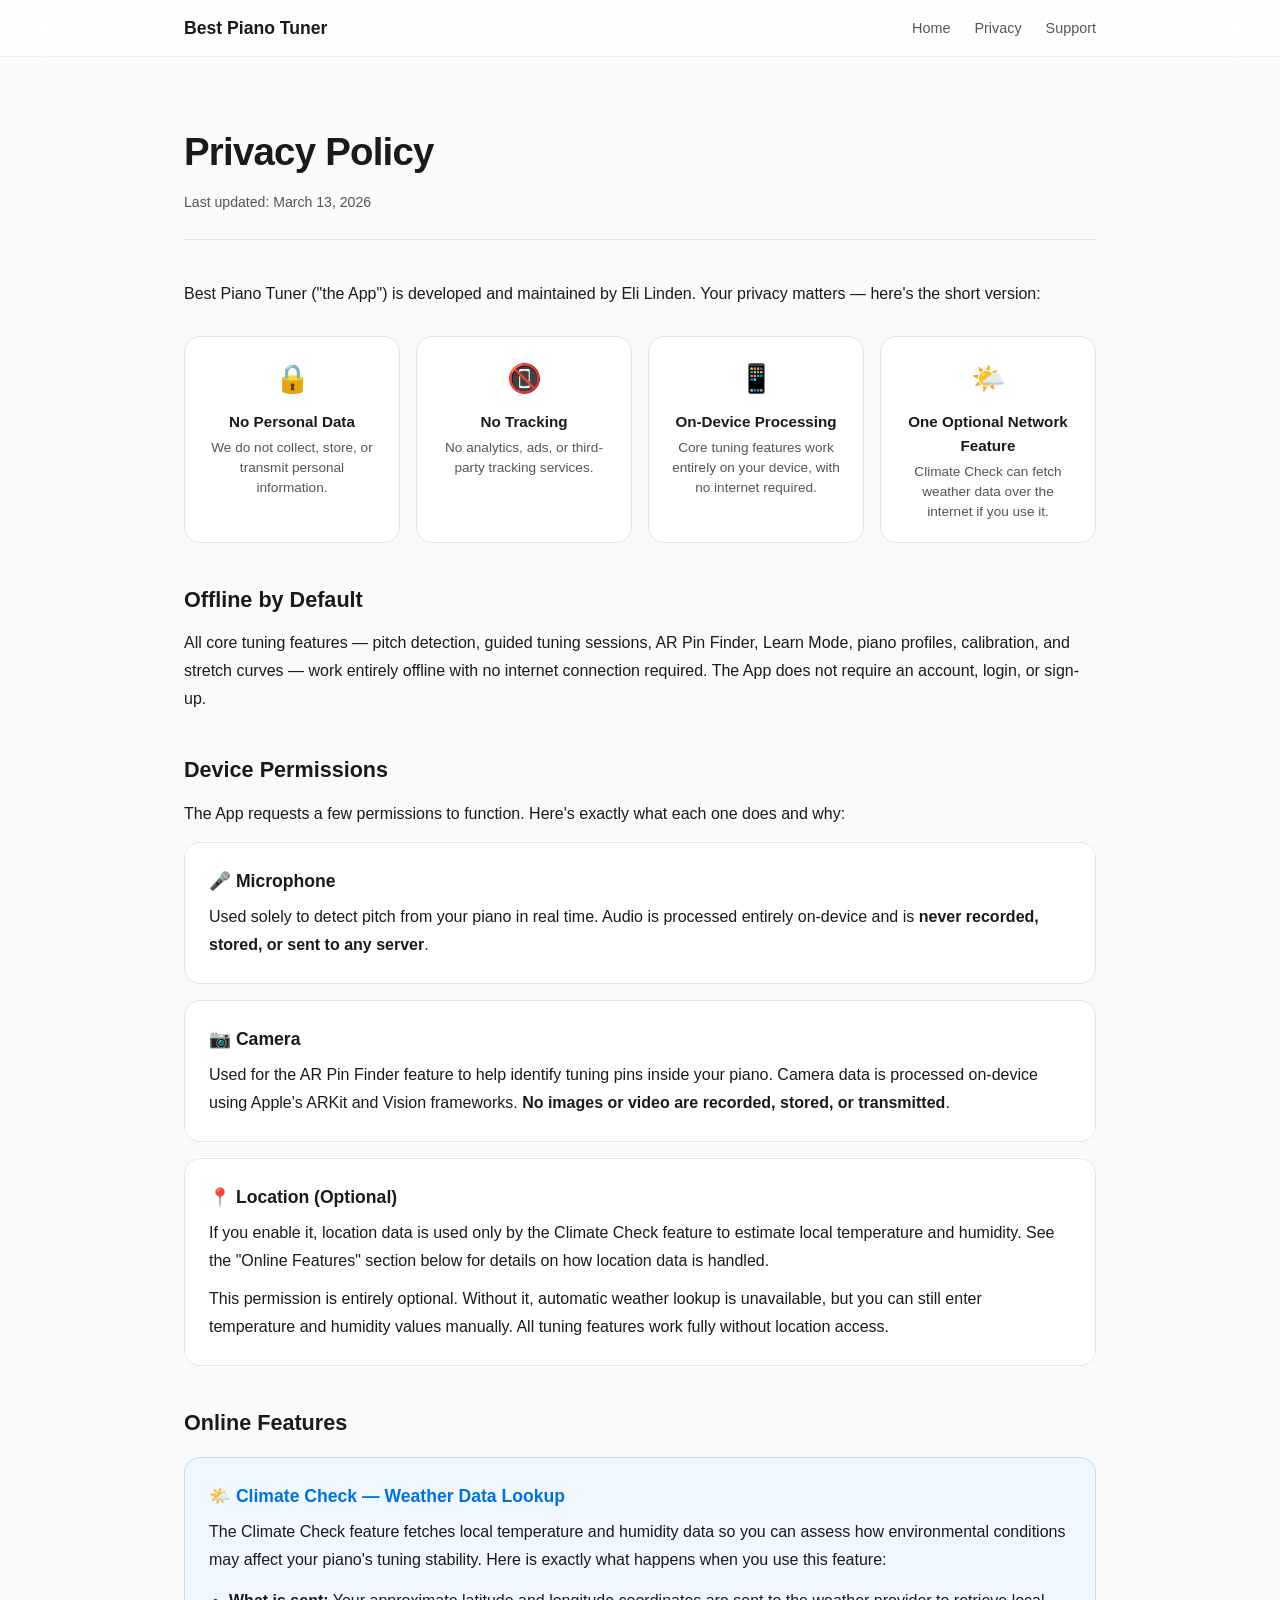
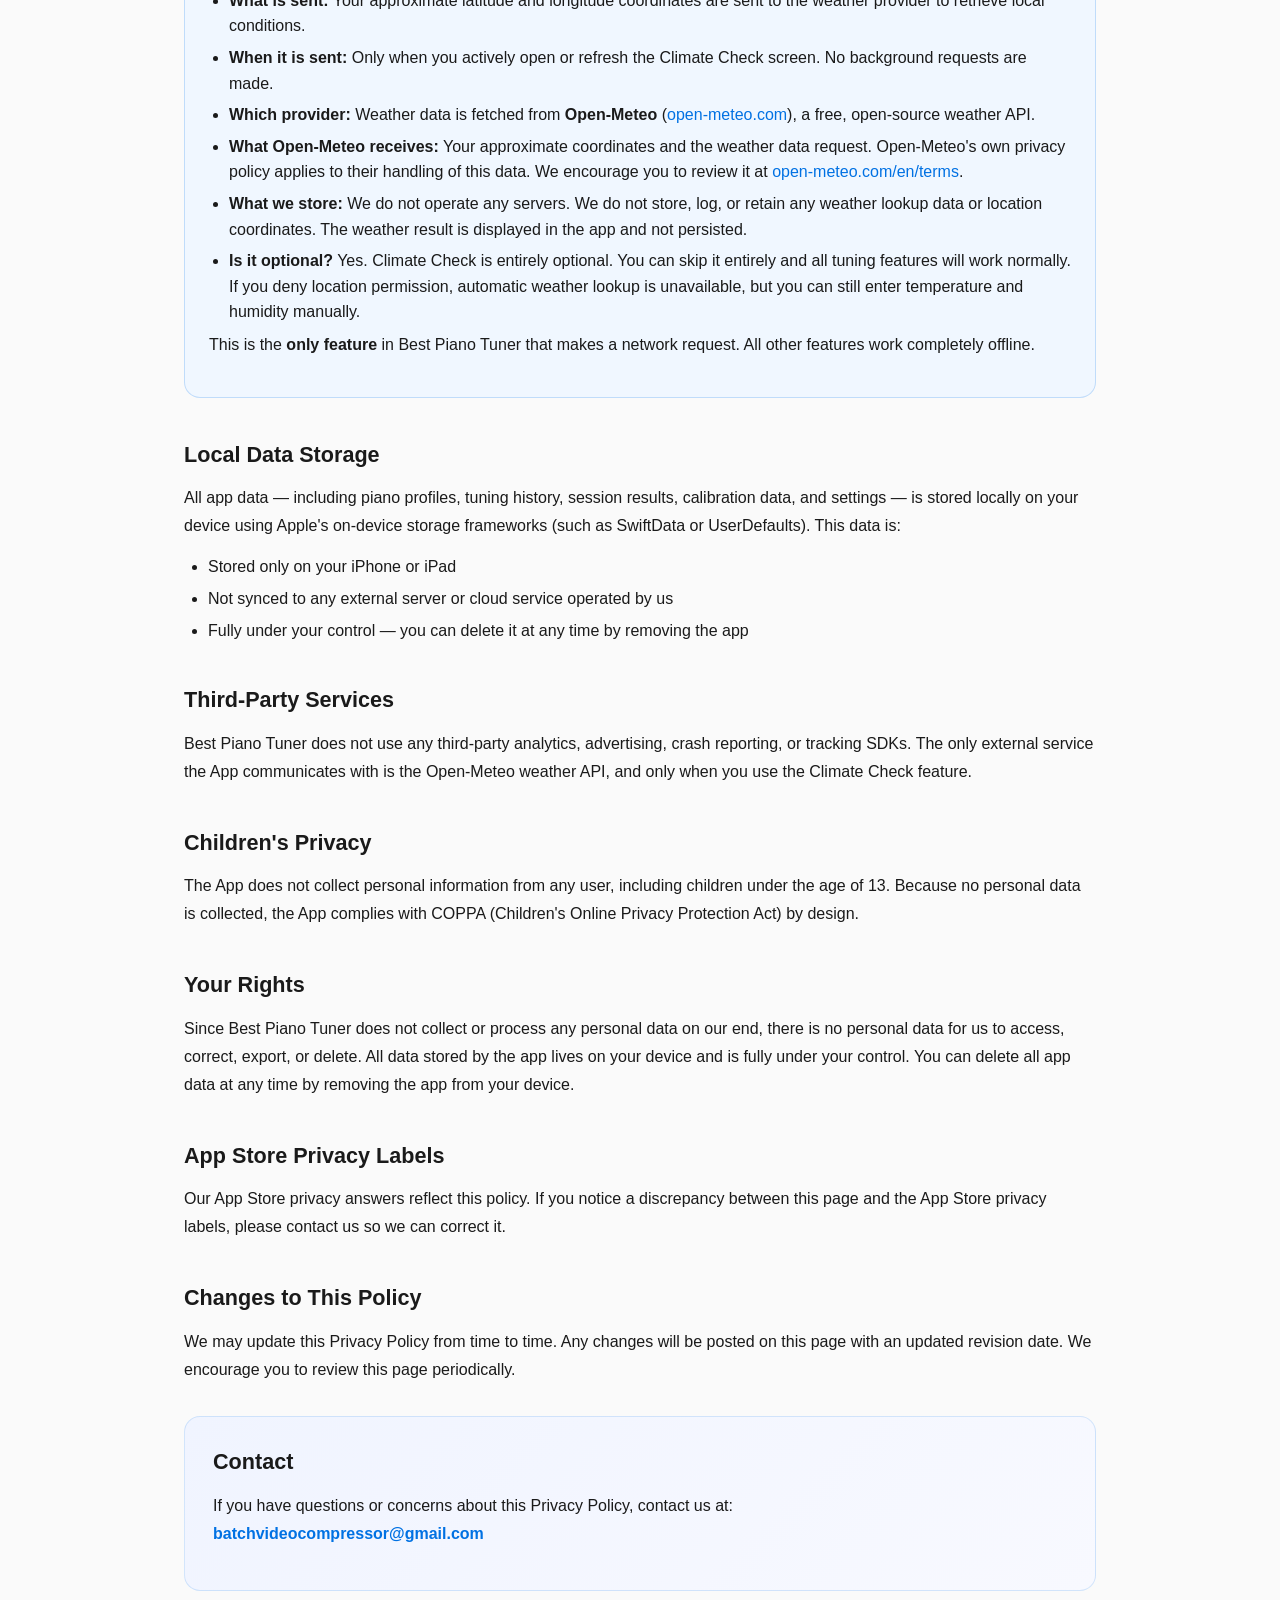
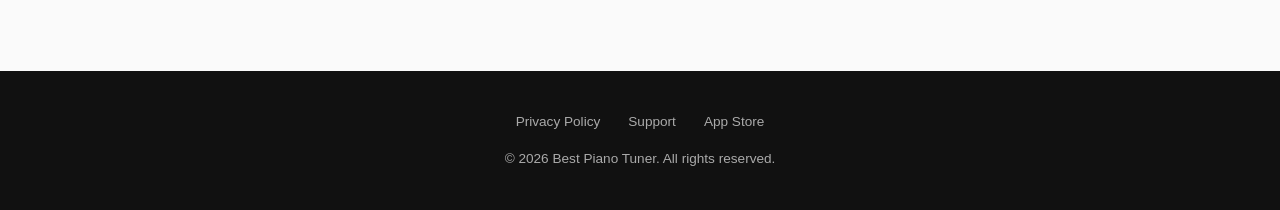
<file: privacy.html>
<!DOCTYPE html>
<html lang="en">
<head>
  <meta charset="UTF-8">
  <meta name="viewport" content="width=device-width, initial-scale=1.0">
  <title>Privacy Policy — Best Piano Tuner</title>
  <meta name="description" content="Privacy Policy for Best Piano Tuner. No personal data collection, no tracking, on-device processing. Optional Climate Check uses Open-Meteo for weather data.">
  <link rel="canonical" href="https://elilinden.github.io/BestPianoTuner/privacy.html">

  <!-- Open Graph -->
  <meta property="og:title" content="Privacy Policy — Best Piano Tuner">
  <meta property="og:description" content="Privacy Policy for Best Piano Tuner. No data collection, no tracking, on-device processing.">
  <meta property="og:type" content="website">
  <meta property="og:url" content="https://elilinden.github.io/BestPianoTuner/privacy.html">
  <meta property="og:image" content="https://elilinden.github.io/BestPianoTuner/Images/Simulator%20Screenshot%20-%20iPhone%2017%20Pro%20-%202026-03-13%20at%2001.17.42.png">

  <!-- Twitter Card -->
  <meta name="twitter:card" content="summary">
  <meta name="twitter:title" content="Privacy Policy — Best Piano Tuner">
  <meta name="twitter:description" content="Privacy Policy for Best Piano Tuner. No data collection, no tracking, on-device processing.">

  <!-- Favicon -->
  <link rel="icon" href="favicon.svg" type="image/svg+xml">

  <link rel="stylesheet" href="style.css">
</head>
<body>

  <nav class="site-nav">
    <div class="container">
      <a href="index.html" class="logo">Best Piano Tuner</a>
      <ul class="nav-links">
        <li><a href="index.html">Home</a></li>
        <li><a href="privacy.html">Privacy</a></li>
        <li><a href="support.html">Support</a></li>
      </ul>
    </div>
  </nav>

  <main class="page-content">
    <div class="container">
      <h1>Privacy Policy</h1>
      <p class="last-updated">Last updated: March 13, 2026</p>

      <p>Best Piano Tuner ("the App") is developed and maintained by Eli Linden. Your privacy matters — here's the short version:</p>

      <div class="privacy-summary">
        <div class="privacy-card">
          <span class="privacy-icon" aria-hidden="true">🔒</span>
          <h3>No Personal Data</h3>
          <p>We do not collect, store, or transmit personal information.</p>
        </div>
        <div class="privacy-card">
          <span class="privacy-icon" aria-hidden="true">📵</span>
          <h3>No Tracking</h3>
          <p>No analytics, ads, or third-party tracking services.</p>
        </div>
        <div class="privacy-card">
          <span class="privacy-icon" aria-hidden="true">📱</span>
          <h3>On-Device Processing</h3>
          <p>Core tuning features work entirely on your device, with no internet required.</p>
        </div>
        <div class="privacy-card">
          <span class="privacy-icon" aria-hidden="true">🌤️</span>
          <h3>One Optional Network Feature</h3>
          <p>Climate Check can fetch weather data over the internet if you use it.</p>
        </div>
      </div>

      <h2>Offline by Default</h2>
      <p>All core tuning features — pitch detection, guided tuning sessions, AR Pin Finder, Learn Mode, piano profiles, calibration, and stretch curves — work entirely offline with no internet connection required. The App does not require an account, login, or sign-up.</p>

      <h2>Device Permissions</h2>
      <p>The App requests a few permissions to function. Here's exactly what each one does and why:</p>

      <div class="privacy-section">
        <h3>🎤 Microphone</h3>
        <p>Used solely to detect pitch from your piano in real time. Audio is processed entirely on-device and is <strong>never recorded, stored, or sent to any server</strong>.</p>
      </div>

      <div class="privacy-section">
        <h3>📷 Camera</h3>
        <p>Used for the AR Pin Finder feature to help identify tuning pins inside your piano. Camera data is processed on-device using Apple's ARKit and Vision frameworks. <strong>No images or video are recorded, stored, or transmitted</strong>.</p>
      </div>

      <div class="privacy-section">
        <h3>📍 Location (Optional)</h3>
        <p>If you enable it, location data is used only by the Climate Check feature to estimate local temperature and humidity. See the "Online Features" section below for details on how location data is handled.</p>
        <p>This permission is entirely optional. Without it, automatic weather lookup is unavailable, but you can still enter temperature and humidity values manually. All tuning features work fully without location access.</p>
      </div>

      <h2>Online Features</h2>
      <div class="network-disclosure">
        <h3>🌤️ Climate Check — Weather Data Lookup</h3>
        <p>The Climate Check feature fetches local temperature and humidity data so you can assess how environmental conditions may affect your piano's tuning stability. Here is exactly what happens when you use this feature:</p>
        <ul>
          <li><strong>What is sent:</strong> Your approximate latitude and longitude coordinates are sent to the weather provider to retrieve local conditions.</li>
          <li><strong>When it is sent:</strong> Only when you actively open or refresh the Climate Check screen. No background requests are made.</li>
          <li><strong>Which provider:</strong> Weather data is fetched from <strong>Open-Meteo</strong> (<a href="https://open-meteo.com" rel="noopener">open-meteo.com</a>), a free, open-source weather API.</li>
          <li><strong>What Open-Meteo receives:</strong> Your approximate coordinates and the weather data request. Open-Meteo's own privacy policy applies to their handling of this data. We encourage you to review it at <a href="https://open-meteo.com/en/terms" rel="noopener">open-meteo.com/en/terms</a>.</li>
          <li><strong>What we store:</strong> We do not operate any servers. We do not store, log, or retain any weather lookup data or location coordinates. The weather result is displayed in the app and not persisted.</li>
          <li><strong>Is it optional?</strong> Yes. Climate Check is entirely optional. You can skip it entirely and all tuning features will work normally. If you deny location permission, automatic weather lookup is unavailable, but you can still enter temperature and humidity manually.</li>
        </ul>
        <p>This is the <strong>only feature</strong> in Best Piano Tuner that makes a network request. All other features work completely offline.</p>
      </div>

      <h2>Local Data Storage</h2>
      <p>All app data — including piano profiles, tuning history, session results, calibration data, and settings — is stored locally on your device using Apple's on-device storage frameworks (such as SwiftData or UserDefaults). This data is:</p>
      <ul>
        <li>Stored only on your iPhone or iPad</li>
        <li>Not synced to any external server or cloud service operated by us</li>
        <li>Fully under your control — you can delete it at any time by removing the app</li>
      </ul>

      <h2>Third-Party Services</h2>
      <p>Best Piano Tuner does not use any third-party analytics, advertising, crash reporting, or tracking SDKs. The only external service the App communicates with is the Open-Meteo weather API, and only when you use the Climate Check feature.</p>

      <h2>Children's Privacy</h2>
      <p>The App does not collect personal information from any user, including children under the age of 13. Because no personal data is collected, the App complies with COPPA (Children's Online Privacy Protection Act) by design.</p>

      <h2>Your Rights</h2>
      <p>Since Best Piano Tuner does not collect or process any personal data on our end, there is no personal data for us to access, correct, export, or delete. All data stored by the app lives on your device and is fully under your control. You can delete all app data at any time by removing the app from your device.</p>

      <h2>App Store Privacy Labels</h2>
      <p>Our App Store privacy answers reflect this policy. If you notice a discrepancy between this page and the App Store privacy labels, please contact us so we can correct it.</p>

      <h2>Changes to This Policy</h2>
      <p>We may update this Privacy Policy from time to time. Any changes will be posted on this page with an updated revision date. We encourage you to review this page periodically.</p>

      <div class="contact-card">
        <h2>Contact</h2>
        <p>If you have questions or concerns about this Privacy Policy, contact us at:<br>
        <a href="mailto:batchvideocompressor@gmail.com">batchvideocompressor@gmail.com</a></p>
      </div>
    </div>
  </main>

  <footer class="site-footer">
    <ul class="footer-links">
      <li><a href="privacy.html">Privacy Policy</a></li>
      <li><a href="support.html">Support</a></li>
      <li><a href="https://apps.apple.com/app/best-piano-tuner">App Store</a></li>
    </ul>
    <p>&copy; 2026 Best Piano Tuner. All rights reserved.</p>
  </footer>

</body>
</html>
</file>
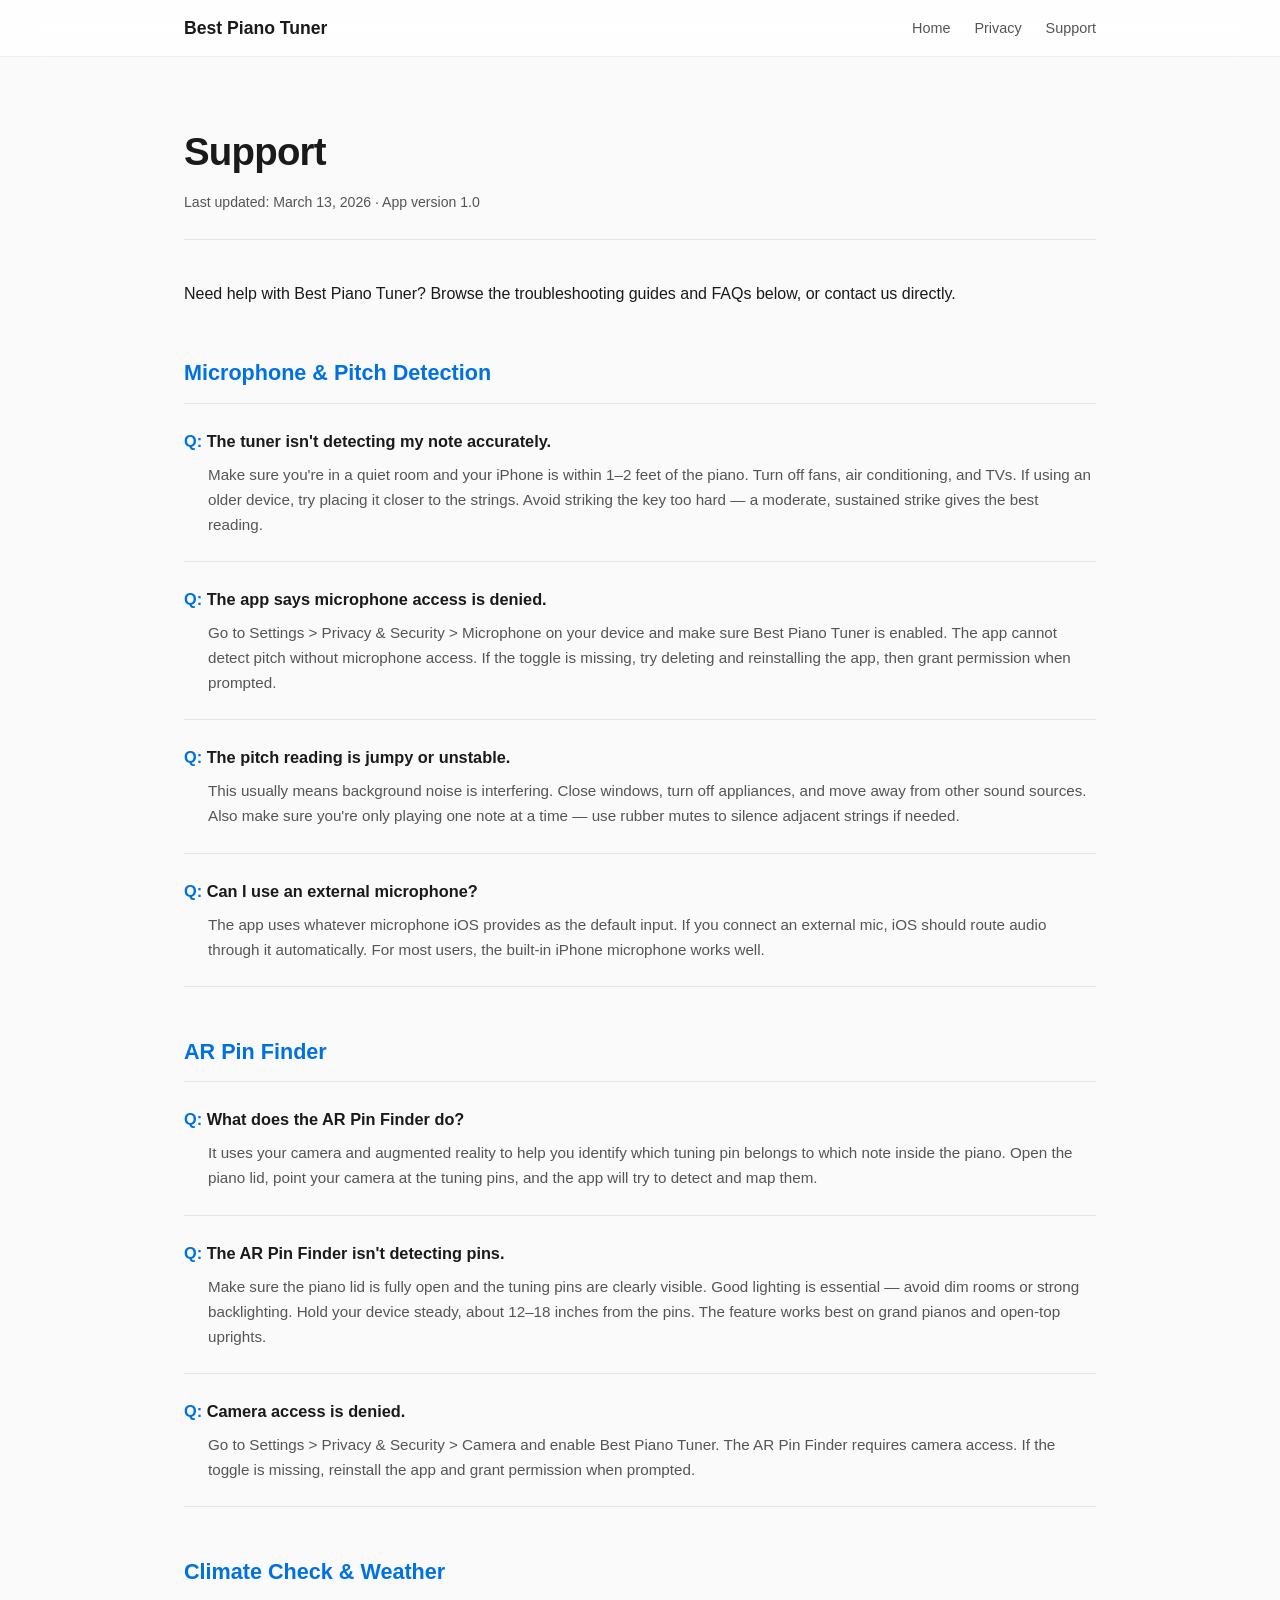
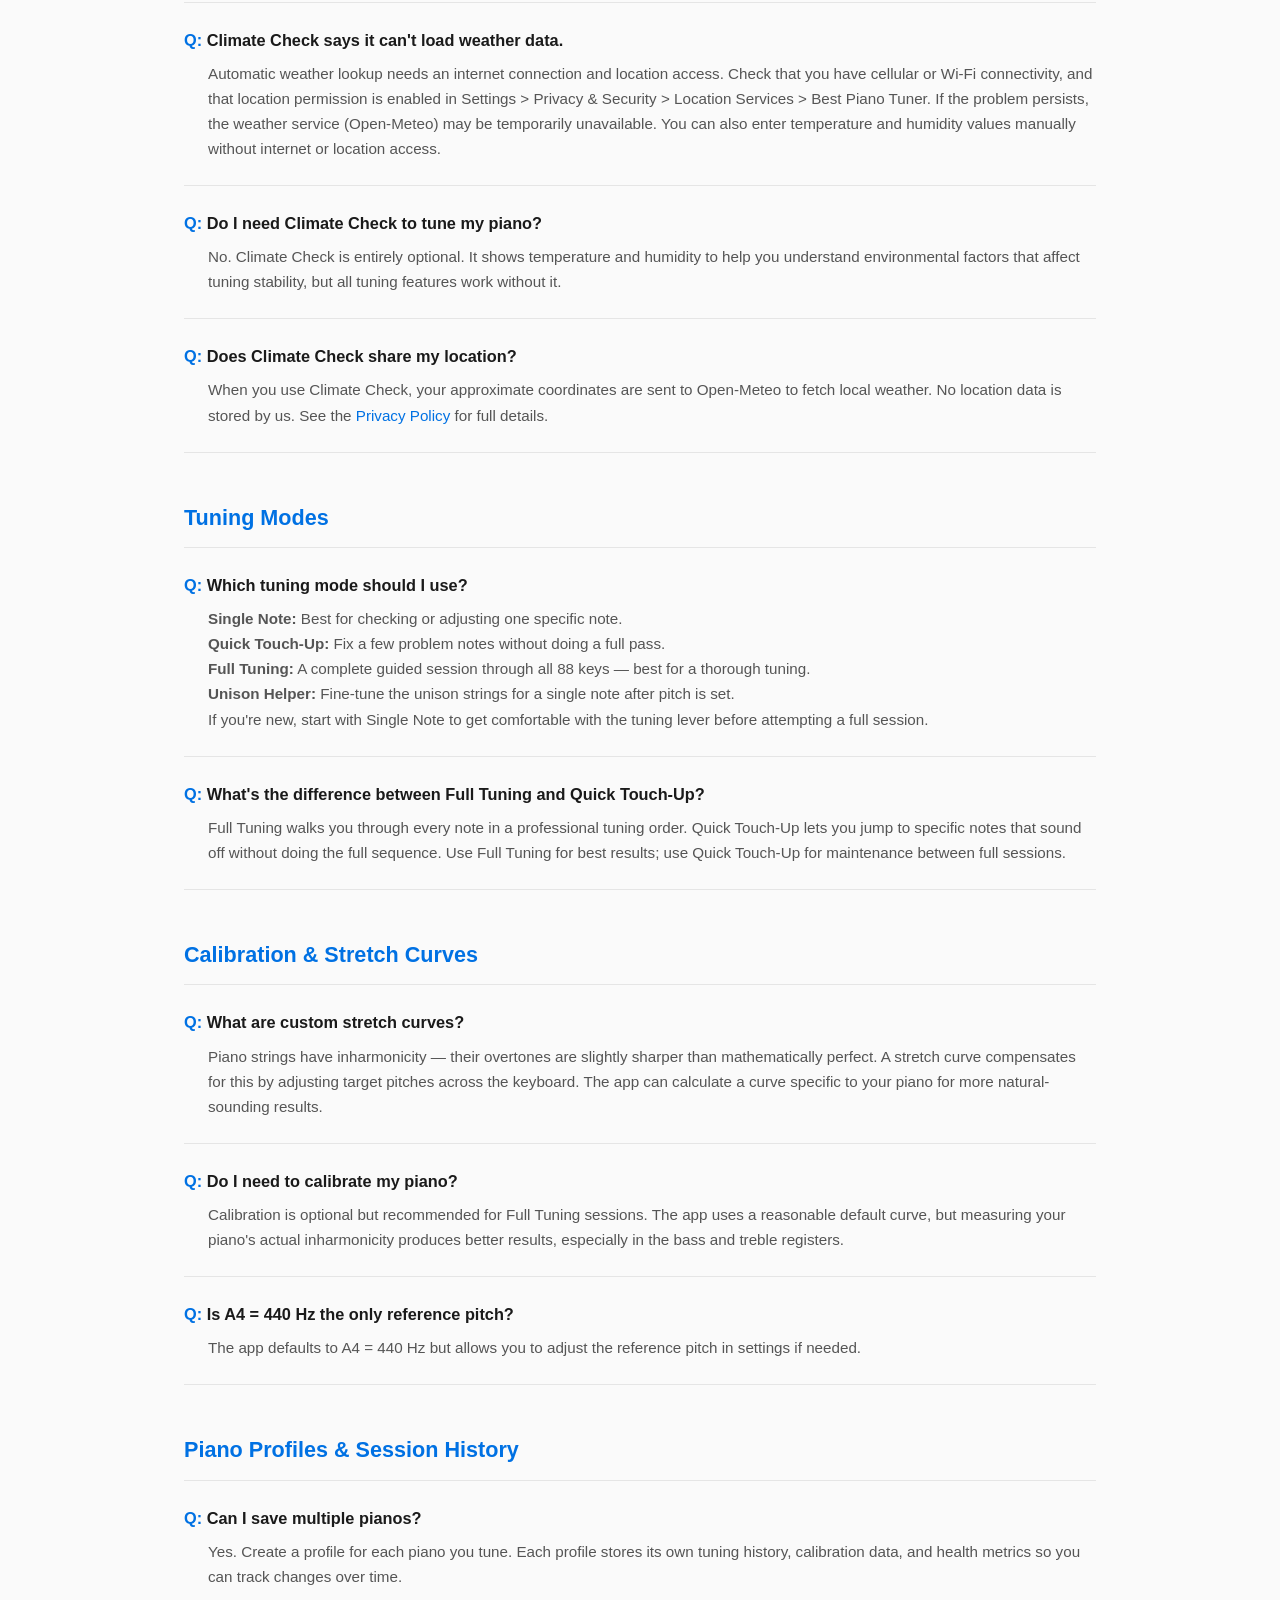
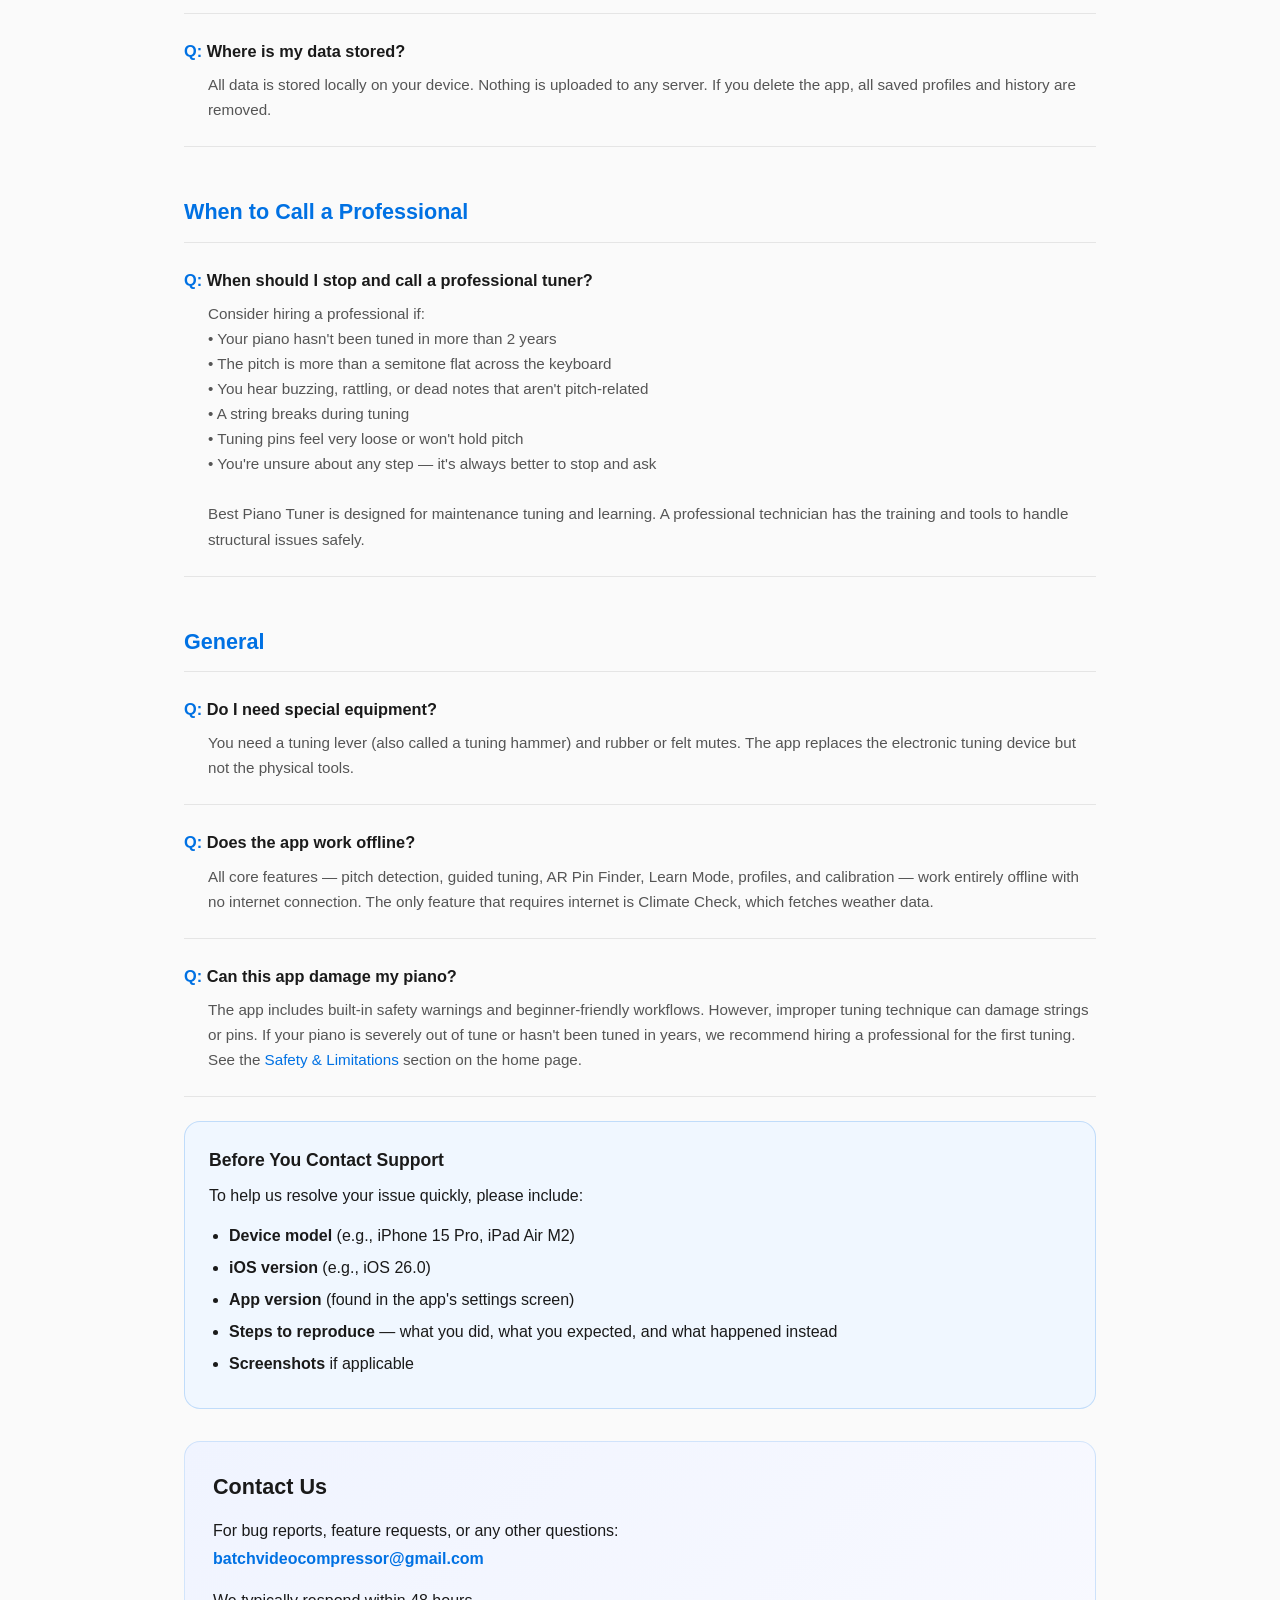
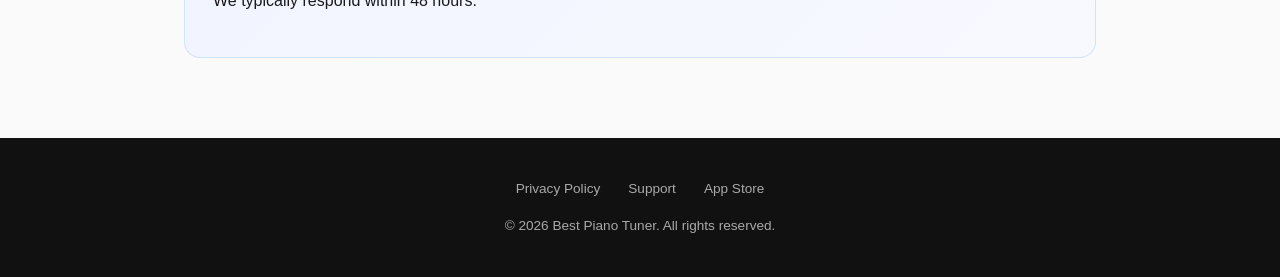
<file: support.html>
<!DOCTYPE html>
<html lang="en">
<head>
  <meta charset="UTF-8">
  <meta name="viewport" content="width=device-width, initial-scale=1.0">
  <title>Support — Best Piano Tuner</title>
  <meta name="description" content="Get help with Best Piano Tuner. Troubleshooting guides, frequently asked questions, and contact information.">
  <link rel="canonical" href="https://elilinden.github.io/BestPianoTuner/support.html">

  <!-- Open Graph -->
  <meta property="og:title" content="Support — Best Piano Tuner">
  <meta property="og:description" content="Get help with Best Piano Tuner. Troubleshooting, FAQs, and contact information.">
  <meta property="og:type" content="website">
  <meta property="og:url" content="https://elilinden.github.io/BestPianoTuner/support.html">
  <meta property="og:image" content="https://elilinden.github.io/BestPianoTuner/Images/Simulator%20Screenshot%20-%20iPhone%2017%20Pro%20-%202026-03-13%20at%2001.17.42.png">

  <!-- Twitter Card -->
  <meta name="twitter:card" content="summary">
  <meta name="twitter:title" content="Support — Best Piano Tuner">
  <meta name="twitter:description" content="Get help with Best Piano Tuner. Troubleshooting, FAQs, and contact.">

  <!-- Favicon -->
  <link rel="icon" href="favicon.svg" type="image/svg+xml">

  <link rel="stylesheet" href="style.css">
</head>
<body>

  <nav class="site-nav">
    <div class="container">
      <a href="index.html" class="logo">Best Piano Tuner</a>
      <ul class="nav-links">
        <li><a href="index.html">Home</a></li>
        <li><a href="privacy.html">Privacy</a></li>
        <li><a href="support.html">Support</a></li>
      </ul>
    </div>
  </nav>

  <main class="page-content">
    <div class="container">
      <h1>Support</h1>
      <p class="last-updated">Last updated: March 13, 2026 &middot; App version 1.0</p>

      <p>Need help with Best Piano Tuner? Browse the troubleshooting guides and FAQs below, or contact us directly.</p>

      <!-- ── Microphone & Pitch Detection ── -->
      <h2 class="faq-group-title">Microphone &amp; Pitch Detection</h2>
      <dl>
        <div class="faq-item">
          <dt>The tuner isn't detecting my note accurately.</dt>
          <dd>Make sure you're in a quiet room and your iPhone is within 1–2 feet of the piano. Turn off fans, air conditioning, and TVs. If using an older device, try placing it closer to the strings. Avoid striking the key too hard — a moderate, sustained strike gives the best reading.</dd>
        </div>
        <div class="faq-item">
          <dt>The app says microphone access is denied.</dt>
          <dd>Go to Settings &gt; Privacy &amp; Security &gt; Microphone on your device and make sure Best Piano Tuner is enabled. The app cannot detect pitch without microphone access. If the toggle is missing, try deleting and reinstalling the app, then grant permission when prompted.</dd>
        </div>
        <div class="faq-item">
          <dt>The pitch reading is jumpy or unstable.</dt>
          <dd>This usually means background noise is interfering. Close windows, turn off appliances, and move away from other sound sources. Also make sure you're only playing one note at a time — use rubber mutes to silence adjacent strings if needed.</dd>
        </div>
        <div class="faq-item">
          <dt>Can I use an external microphone?</dt>
          <dd>The app uses whatever microphone iOS provides as the default input. If you connect an external mic, iOS should route audio through it automatically. For most users, the built-in iPhone microphone works well.</dd>
        </div>
      </dl>

      <!-- ── AR Pin Finder ── -->
      <h2 class="faq-group-title">AR Pin Finder</h2>
      <dl>
        <div class="faq-item">
          <dt>What does the AR Pin Finder do?</dt>
          <dd>It uses your camera and augmented reality to help you identify which tuning pin belongs to which note inside the piano. Open the piano lid, point your camera at the tuning pins, and the app will try to detect and map them.</dd>
        </div>
        <div class="faq-item">
          <dt>The AR Pin Finder isn't detecting pins.</dt>
          <dd>Make sure the piano lid is fully open and the tuning pins are clearly visible. Good lighting is essential — avoid dim rooms or strong backlighting. Hold your device steady, about 12–18 inches from the pins. The feature works best on grand pianos and open-top uprights.</dd>
        </div>
        <div class="faq-item">
          <dt>Camera access is denied.</dt>
          <dd>Go to Settings &gt; Privacy &amp; Security &gt; Camera and enable Best Piano Tuner. The AR Pin Finder requires camera access. If the toggle is missing, reinstall the app and grant permission when prompted.</dd>
        </div>
      </dl>

      <!-- ── Climate Check & Weather ── -->
      <h2 class="faq-group-title">Climate Check &amp; Weather</h2>
      <dl>
        <div class="faq-item">
          <dt>Climate Check says it can't load weather data.</dt>
          <dd>Automatic weather lookup needs an internet connection and location access. Check that you have cellular or Wi-Fi connectivity, and that location permission is enabled in Settings &gt; Privacy &amp; Security &gt; Location Services &gt; Best Piano Tuner. If the problem persists, the weather service (Open-Meteo) may be temporarily unavailable. You can also enter temperature and humidity values manually without internet or location access.</dd>
        </div>
        <div class="faq-item">
          <dt>Do I need Climate Check to tune my piano?</dt>
          <dd>No. Climate Check is entirely optional. It shows temperature and humidity to help you understand environmental factors that affect tuning stability, but all tuning features work without it.</dd>
        </div>
        <div class="faq-item">
          <dt>Does Climate Check share my location?</dt>
          <dd>When you use Climate Check, your approximate coordinates are sent to Open-Meteo to fetch local weather. No location data is stored by us. See the <a href="privacy.html">Privacy Policy</a> for full details.</dd>
        </div>
      </dl>

      <!-- ── Tuning Modes ── -->
      <h2 class="faq-group-title">Tuning Modes</h2>
      <dl>
        <div class="faq-item">
          <dt>Which tuning mode should I use?</dt>
          <dd><strong>Single Note:</strong> Best for checking or adjusting one specific note.<br>
          <strong>Quick Touch-Up:</strong> Fix a few problem notes without doing a full pass.<br>
          <strong>Full Tuning:</strong> A complete guided session through all 88 keys — best for a thorough tuning.<br>
          <strong>Unison Helper:</strong> Fine-tune the unison strings for a single note after pitch is set.<br>
          If you're new, start with Single Note to get comfortable with the tuning lever before attempting a full session.</dd>
        </div>
        <div class="faq-item">
          <dt>What's the difference between Full Tuning and Quick Touch-Up?</dt>
          <dd>Full Tuning walks you through every note in a professional tuning order. Quick Touch-Up lets you jump to specific notes that sound off without doing the full sequence. Use Full Tuning for best results; use Quick Touch-Up for maintenance between full sessions.</dd>
        </div>
      </dl>

      <!-- ── Calibration & Stretch Curves ── -->
      <h2 class="faq-group-title">Calibration &amp; Stretch Curves</h2>
      <dl>
        <div class="faq-item">
          <dt>What are custom stretch curves?</dt>
          <dd>Piano strings have inharmonicity — their overtones are slightly sharper than mathematically perfect. A stretch curve compensates for this by adjusting target pitches across the keyboard. The app can calculate a curve specific to your piano for more natural-sounding results.</dd>
        </div>
        <div class="faq-item">
          <dt>Do I need to calibrate my piano?</dt>
          <dd>Calibration is optional but recommended for Full Tuning sessions. The app uses a reasonable default curve, but measuring your piano's actual inharmonicity produces better results, especially in the bass and treble registers.</dd>
        </div>
        <div class="faq-item">
          <dt>Is A4 = 440 Hz the only reference pitch?</dt>
          <dd>The app defaults to A4 = 440 Hz but allows you to adjust the reference pitch in settings if needed.</dd>
        </div>
      </dl>

      <!-- ── Piano Profiles & History ── -->
      <h2 class="faq-group-title">Piano Profiles &amp; Session History</h2>
      <dl>
        <div class="faq-item">
          <dt>Can I save multiple pianos?</dt>
          <dd>Yes. Create a profile for each piano you tune. Each profile stores its own tuning history, calibration data, and health metrics so you can track changes over time.</dd>
        </div>
        <div class="faq-item">
          <dt>Where is my data stored?</dt>
          <dd>All data is stored locally on your device. Nothing is uploaded to any server. If you delete the app, all saved profiles and history are removed.</dd>
        </div>
      </dl>

      <!-- ── When to Call a Professional ── -->
      <h2 class="faq-group-title">When to Call a Professional</h2>
      <dl>
        <div class="faq-item">
          <dt>When should I stop and call a professional tuner?</dt>
          <dd>Consider hiring a professional if:
            <br>• Your piano hasn't been tuned in more than 2 years
            <br>• The pitch is more than a semitone flat across the keyboard
            <br>• You hear buzzing, rattling, or dead notes that aren't pitch-related
            <br>• A string breaks during tuning
            <br>• Tuning pins feel very loose or won't hold pitch
            <br>• You're unsure about any step — it's always better to stop and ask
            <br><br>Best Piano Tuner is designed for maintenance tuning and learning. A professional technician has the training and tools to handle structural issues safely.</dd>
        </div>
      </dl>

      <!-- ── General ── -->
      <h2 class="faq-group-title">General</h2>
      <dl>
        <div class="faq-item">
          <dt>Do I need special equipment?</dt>
          <dd>You need a tuning lever (also called a tuning hammer) and rubber or felt mutes. The app replaces the electronic tuning device but not the physical tools.</dd>
        </div>
        <div class="faq-item">
          <dt>Does the app work offline?</dt>
          <dd>All core features — pitch detection, guided tuning, AR Pin Finder, Learn Mode, profiles, and calibration — work entirely offline with no internet connection. The only feature that requires internet is Climate Check, which fetches weather data.</dd>
        </div>
        <div class="faq-item">
          <dt>Can this app damage my piano?</dt>
          <dd>The app includes built-in safety warnings and beginner-friendly workflows. However, improper tuning technique can damage strings or pins. If your piano is severely out of tune or hasn't been tuned in years, we recommend hiring a professional for the first tuning. See the <a href="index.html#safety">Safety &amp; Limitations</a> section on the home page.</dd>
        </div>
      </dl>

      <!-- ── Before You Email ── -->
      <div class="checklist-box">
        <h3>Before You Contact Support</h3>
        <p>To help us resolve your issue quickly, please include:</p>
        <ul>
          <li><strong>Device model</strong> (e.g., iPhone 15 Pro, iPad Air M2)</li>
          <li><strong>iOS version</strong> (e.g., iOS 26.0)</li>
          <li><strong>App version</strong> (found in the app's settings screen)</li>
          <li><strong>Steps to reproduce</strong> — what you did, what you expected, and what happened instead</li>
          <li><strong>Screenshots</strong> if applicable</li>
        </ul>
      </div>

      <div class="contact-card">
        <h2>Contact Us</h2>
        <p>For bug reports, feature requests, or any other questions:<br>
        <a href="mailto:batchvideocompressor@gmail.com">batchvideocompressor@gmail.com</a></p>
        <p>We typically respond within 48 hours.</p>
      </div>
    </div>
  </main>

  <footer class="site-footer">
    <ul class="footer-links">
      <li><a href="privacy.html">Privacy Policy</a></li>
      <li><a href="support.html">Support</a></li>
      <li><a href="https://apps.apple.com/app/best-piano-tuner">App Store</a></li>
    </ul>
    <p>&copy; 2026 Best Piano Tuner. All rights reserved.</p>
  </footer>

</body>
</html>
</file>
<file: style.css>
*, *::before, *::after {
  margin: 0;
  padding: 0;
  box-sizing: border-box;
}

:root {
  --color-bg: #fafafa;
  --color-text: #1a1a1a;
  --color-muted: #555;
  --color-accent: #0071e3;
  --color-accent-hover: #005bb5;
  --color-card-bg: #fff;
  --color-border: #e5e5e5;
  --color-footer-bg: #111;
  --color-footer-text: #aaa;
  --color-warn-bg: #fef9ed;
  --color-warn-border: #f0d78c;
  --max-width: 960px;
  --radius: 16px;
}

html {
  font-size: 16px;
  scroll-behavior: smooth;
}

body {
  font-family: -apple-system, BlinkMacSystemFont, "Segoe UI", Roboto, Helvetica, Arial, sans-serif;
  color: var(--color-text);
  background: var(--color-bg);
  line-height: 1.6;
  -webkit-font-smoothing: antialiased;
}

a {
  color: var(--color-accent);
  text-decoration: none;
}

a:hover {
  text-decoration: underline;
}

/* ── Fade-in animation ── */
@keyframes fadeInUp {
  from {
    opacity: 0;
    transform: translateY(24px);
  }
  to {
    opacity: 1;
    transform: translateY(0);
  }
}

@keyframes fadeIn {
  from { opacity: 0; }
  to { opacity: 1; }
}

.fade-in {
  opacity: 0;
  transform: translateY(24px);
  transition: opacity 0.7s cubic-bezier(0.22, 1, 0.36, 1),
              transform 0.7s cubic-bezier(0.22, 1, 0.36, 1);
}

.fade-in.visible {
  opacity: 1;
  transform: translateY(0);
}

/* ── Navigation ── */
.site-nav {
  background: rgba(255, 255, 255, 0.82);
  backdrop-filter: blur(20px) saturate(180%);
  -webkit-backdrop-filter: blur(20px) saturate(180%);
  border-bottom: 1px solid rgba(0, 0, 0, 0.06);
  position: sticky;
  top: 0;
  z-index: 100;
}

.site-nav .container {
  display: flex;
  align-items: center;
  justify-content: space-between;
  height: 56px;
}

.site-nav .logo {
  font-weight: 700;
  font-size: 1.1rem;
  color: var(--color-text);
}

.site-nav .logo:hover {
  text-decoration: none;
}

.nav-links {
  display: flex;
  gap: 24px;
  list-style: none;
}

.nav-links a {
  color: var(--color-muted);
  font-size: 0.9rem;
  font-weight: 500;
  transition: color 0.2s;
}

.nav-links a:hover {
  color: var(--color-text);
  text-decoration: none;
}

/* ── Container ── */
.container {
  max-width: var(--max-width);
  margin: 0 auto;
  padding: 0 24px;
}

/* ── Hero ── */
.hero {
  text-align: center;
  padding: 100px 24px 80px;
  background: linear-gradient(180deg, #f0f4ff 0%, var(--color-bg) 100%);
  position: relative;
  overflow: hidden;
}

.hero::before {
  content: "";
  position: absolute;
  top: -60%;
  left: 50%;
  transform: translateX(-50%);
  width: 800px;
  height: 800px;
  background: radial-gradient(circle, rgba(0, 113, 227, 0.08) 0%, transparent 70%);
  pointer-events: none;
}

.hero h1 {
  font-size: 3.5rem;
  font-weight: 800;
  letter-spacing: -0.03em;
  line-height: 1.1;
  margin-bottom: 16px;
  animation: fadeInUp 0.8s cubic-bezier(0.22, 1, 0.36, 1) both;
}

.hero .tagline {
  font-size: 1.4rem;
  font-weight: 600;
  color: var(--color-muted);
  margin-bottom: 12px;
  animation: fadeInUp 0.8s cubic-bezier(0.22, 1, 0.36, 1) 0.1s both;
}

.hero .subtitle {
  font-size: 1.1rem;
  color: var(--color-muted);
  max-width: 540px;
  margin: 0 auto 36px;
  line-height: 1.6;
  animation: fadeInUp 0.8s cubic-bezier(0.22, 1, 0.36, 1) 0.2s both;
}

.hero-cta {
  animation: fadeInUp 0.8s cubic-bezier(0.22, 1, 0.36, 1) 0.3s both;
}

.app-store-badge {
  display: inline-block;
  transition: opacity 0.2s, transform 0.2s;
}

.app-store-badge:hover {
  opacity: 0.85;
  transform: scale(1.04);
}

.app-store-badge img {
  height: 54px;
}


.cta-note {
  display: block;
  font-size: 0.85rem;
  color: var(--color-muted);
  margin-top: 12px;
}

/* ── Section divider ── */
.section-divider {
  width: 48px;
  height: 3px;
  background: var(--color-accent);
  border: none;
  border-radius: 2px;
  margin: 0 auto 48px;
}

/* ── Screenshots ── */
.screenshots {
  padding: 80px 0;
  background: linear-gradient(180deg, var(--color-bg) 0%, #f5f5f7 100%);
}

.screenshots h2 {
  text-align: center;
  font-size: 2.2rem;
  font-weight: 700;
  margin-bottom: 12px;
}

.screenshots .section-subtitle {
  text-align: center;
  color: var(--color-muted);
  font-size: 1.05rem;
  margin-bottom: 16px;
}

.screenshots-scroll {
  display: flex;
  gap: 20px;
  overflow-x: auto;
  scroll-snap-type: x mandatory;
  padding: 16px 0 24px;
  -webkit-overflow-scrolling: touch;
}

.screenshots-scroll::-webkit-scrollbar {
  height: 6px;
}

.screenshots-scroll::-webkit-scrollbar-thumb {
  background: var(--color-border);
  border-radius: 3px;
}

.screenshot-item {
  flex: 0 0 auto;
  scroll-snap-align: center;
  text-align: center;
}

.screenshot-img {
  width: 220px;
  height: auto;
  border-radius: 24px;
  border: 1px solid var(--color-border);
  margin-bottom: 10px;
  box-shadow: 0 4px 24px rgba(0, 0, 0, 0.08);
  transition: transform 0.3s cubic-bezier(0.22, 1, 0.36, 1),
              box-shadow 0.3s cubic-bezier(0.22, 1, 0.36, 1);
}

.screenshot-item:hover .screenshot-img {
  transform: scale(1.03);
  box-shadow: 0 8px 40px rgba(0, 0, 0, 0.12);
}

.screenshot-item figcaption {
  font-size: 0.85rem;
  color: var(--color-muted);
  font-weight: 500;
}

/* ── How It Works ── */
.how-it-works {
  padding: 80px 0 96px;
}

.how-it-works h2 {
  text-align: center;
  font-size: 2.2rem;
  font-weight: 700;
  margin-bottom: 12px;
}

.how-it-works .section-subtitle {
  text-align: center;
  color: var(--color-muted);
  font-size: 1.05rem;
  margin-bottom: 16px;
}

.steps {
  display: grid;
  grid-template-columns: repeat(auto-fill, minmax(200px, 1fr));
  gap: 24px;
  counter-reset: step;
}

.step {
  text-align: center;
  counter-increment: step;
  position: relative;
}

.step-number {
  display: inline-flex;
  align-items: center;
  justify-content: center;
  width: 44px;
  height: 44px;
  background: var(--color-accent);
  color: #fff;
  font-weight: 700;
  font-size: 1.1rem;
  border-radius: 50%;
  margin-bottom: 14px;
}

.step h3 {
  font-size: 1rem;
  font-weight: 700;
  margin-bottom: 6px;
}

.step p {
  font-size: 0.9rem;
  color: var(--color-muted);
  line-height: 1.5;
}

/* ── Features ── */
.features {
  padding: 80px 0 96px;
  background: #f5f5f7;
}

.features h2 {
  text-align: center;
  font-size: 2.2rem;
  font-weight: 700;
  margin-bottom: 12px;
}

.features .section-subtitle {
  text-align: center;
  color: var(--color-muted);
  font-size: 1.05rem;
  margin-bottom: 16px;
}

.features-grid {
  display: grid;
  grid-template-columns: repeat(auto-fill, minmax(260px, 1fr));
  gap: 20px;
}

.feature-card {
  background: var(--color-card-bg);
  border: 1px solid var(--color-border);
  border-radius: var(--radius);
  padding: 28px 24px;
  transition: box-shadow 0.35s cubic-bezier(0.22, 1, 0.36, 1),
              transform 0.35s cubic-bezier(0.22, 1, 0.36, 1),
              border-color 0.35s;
  position: relative;
  overflow: hidden;
}

.feature-card::before {
  content: "";
  position: absolute;
  top: 0;
  left: 0;
  right: 0;
  height: 3px;
  background: linear-gradient(90deg, var(--color-accent), #64b5f6);
  transform: scaleX(0);
  transform-origin: left;
  transition: transform 0.35s cubic-bezier(0.22, 1, 0.36, 1);
}

.feature-card:hover {
  box-shadow: 0 8px 32px rgba(0, 0, 0, 0.08);
  transform: translateY(-4px);
  border-color: rgba(0, 113, 227, 0.2);
}

.feature-card:hover::before {
  transform: scaleX(1);
}

.feature-icon {
  font-size: 2rem;
  margin-bottom: 14px;
  display: block;
}

.feature-card h3 {
  font-size: 1.05rem;
  font-weight: 700;
  margin-bottom: 6px;
}

.feature-card p {
  font-size: 0.92rem;
  color: var(--color-muted);
  line-height: 1.55;
}

/* ── Who It's For ── */
.who-its-for {
  padding: 80px 0;
}

.who-its-for h2 {
  text-align: center;
  font-size: 2.2rem;
  font-weight: 700;
  margin-bottom: 12px;
}

.who-its-for .section-subtitle {
  text-align: center;
  color: var(--color-muted);
  font-size: 1.05rem;
  margin-bottom: 16px;
}

.audience-grid {
  display: grid;
  grid-template-columns: repeat(auto-fill, minmax(200px, 1fr));
  gap: 20px;
}

.audience-card {
  background: var(--color-card-bg);
  border: 1px solid var(--color-border);
  border-radius: var(--radius);
  padding: 24px 20px;
  text-align: center;
  transition: box-shadow 0.3s, transform 0.3s;
}

.audience-card:hover {
  box-shadow: 0 4px 16px rgba(0, 0, 0, 0.06);
  transform: translateY(-2px);
}

.audience-card .audience-icon {
  font-size: 2rem;
  display: block;
  margin-bottom: 10px;
}

.audience-card h3 {
  font-size: 1rem;
  font-weight: 700;
  margin-bottom: 4px;
}

.audience-card p {
  font-size: 0.88rem;
  color: var(--color-muted);
  line-height: 1.45;
}

/* ── What You Need ── */
.what-you-need {
  padding: 72px 0;
  background: #f5f5f7;
}

.what-you-need h2 {
  text-align: center;
  font-size: 2.2rem;
  font-weight: 700;
  margin-bottom: 12px;
}

.what-you-need .section-subtitle {
  text-align: center;
  color: var(--color-muted);
  font-size: 1.05rem;
  margin-bottom: 16px;
}

.needs-list {
  list-style: none;
  max-width: 600px;
  margin: 0 auto;
}

.needs-list li {
  display: flex;
  align-items: flex-start;
  gap: 14px;
  padding: 14px 0;
  border-bottom: 1px solid var(--color-border);
  font-size: 0.95rem;
  line-height: 1.55;
}

.needs-list li:last-child {
  border-bottom: none;
}

.needs-list .needs-icon {
  flex-shrink: 0;
  font-size: 1.25rem;
  margin-top: 1px;
}

.needs-list strong {
  display: block;
  margin-bottom: 2px;
}

.needs-list .needs-detail {
  color: var(--color-muted);
  font-size: 0.88rem;
}

/* ── Safety & Limits ── */
.safety {
  padding: 72px 0;
}

.safety h2 {
  text-align: center;
  font-size: 2.2rem;
  font-weight: 700;
  margin-bottom: 12px;
}

.safety .section-subtitle {
  text-align: center;
  color: var(--color-muted);
  font-size: 1.05rem;
  margin-bottom: 16px;
}

.safety-content {
  max-width: 680px;
  margin: 0 auto;
}

.warning-box {
  background: var(--color-warn-bg);
  border: 1px solid var(--color-warn-border);
  border-radius: var(--radius);
  padding: 20px 24px;
  margin-bottom: 20px;
  font-size: 0.95rem;
  line-height: 1.6;
}

.warning-box strong {
  display: block;
  margin-bottom: 4px;
}

.safety-list {
  list-style: none;
  margin: 0;
}

.safety-list li {
  padding: 10px 0;
  border-bottom: 1px solid var(--color-border);
  font-size: 0.95rem;
  line-height: 1.55;
  display: flex;
  gap: 10px;
}

.safety-list li:last-child {
  border-bottom: none;
}

/* ── Privacy at a Glance (landing page) ── */
.privacy-glance {
  padding: 72px 0;
  background: #f5f5f7;
}

.privacy-glance h2 {
  text-align: center;
  font-size: 2.2rem;
  font-weight: 700;
  margin-bottom: 12px;
}

.privacy-glance .section-subtitle {
  text-align: center;
  color: var(--color-muted);
  font-size: 1.05rem;
  margin-bottom: 16px;
}

.privacy-glance-grid {
  display: grid;
  grid-template-columns: repeat(auto-fill, minmax(200px, 1fr));
  gap: 16px;
}

.privacy-glance-card {
  background: var(--color-card-bg);
  border: 1px solid var(--color-border);
  border-radius: var(--radius);
  padding: 20px;
  text-align: center;
  transition: box-shadow 0.3s, transform 0.3s;
}

.privacy-glance-card:hover {
  box-shadow: 0 4px 16px rgba(0, 0, 0, 0.06);
  transform: translateY(-2px);
}

.privacy-glance-card .pg-icon {
  font-size: 1.75rem;
  display: block;
  margin-bottom: 8px;
}

.privacy-glance-card h3 {
  font-size: 0.95rem;
  font-weight: 700;
  margin-bottom: 4px;
}

.privacy-glance-card p {
  font-size: 0.85rem;
  color: var(--color-muted);
  margin: 0;
  line-height: 1.45;
}

/* ── App CTA block ── */
.app-cta {
  padding: 72px 0;
  text-align: center;
}

.app-cta h2 {
  font-size: 2rem;
  font-weight: 700;
  margin-bottom: 12px;
}

.app-cta .cta-details {
  font-size: 0.92rem;
  color: var(--color-muted);
  margin-bottom: 28px;
  line-height: 1.6;
}

/* ── Compatibility ── */
.compatibility {
  text-align: center;
  padding: 56px 0 72px;
  background: linear-gradient(180deg, var(--color-bg) 0%, #f5f5f7 100%);
}

.compatibility h2 {
  font-size: 1.5rem;
  font-weight: 700;
  margin-bottom: 16px;
}

.compatibility p {
  font-size: 0.95rem;
  color: var(--color-muted);
  max-width: 480px;
  margin: 0 auto 8px;
}

/* ── Content pages (privacy, support) ── */
.page-content {
  padding: 64px 0 80px;
  animation: fadeIn 0.6s ease both;
}

.page-content h1 {
  font-size: 2.4rem;
  font-weight: 800;
  margin-bottom: 8px;
  letter-spacing: -0.02em;
}

.page-content .last-updated {
  font-size: 0.88rem;
  color: var(--color-muted);
  margin-bottom: 40px;
  padding-bottom: 24px;
  border-bottom: 1px solid var(--color-border);
}

.page-content h2 {
  font-size: 1.35rem;
  font-weight: 700;
  margin: 40px 0 12px;
}

.page-content h3 {
  font-size: 1.1rem;
  font-weight: 600;
  margin: 24px 0 8px;
}

.page-content p {
  margin-bottom: 14px;
  color: var(--color-text);
  line-height: 1.75;
}

.page-content ul, .page-content ol {
  margin: 0 0 14px 24px;
}

.page-content li {
  margin-bottom: 6px;
  line-height: 1.6;
}

/* ── Privacy summary cards ── */
.privacy-summary {
  display: grid;
  grid-template-columns: repeat(auto-fill, minmax(200px, 1fr));
  gap: 16px;
  margin: 28px 0 40px;
}

.privacy-card {
  background: var(--color-card-bg);
  border: 1px solid var(--color-border);
  border-radius: var(--radius);
  padding: 20px;
  text-align: center;
  transition: box-shadow 0.3s, transform 0.3s;
}

.privacy-card:hover {
  box-shadow: 0 4px 16px rgba(0, 0, 0, 0.06);
  transform: translateY(-2px);
}

.privacy-card .privacy-icon {
  font-size: 1.75rem;
  display: block;
  margin-bottom: 8px;
}

.privacy-card h3 {
  font-size: 0.95rem;
  font-weight: 700;
  margin: 0 0 4px;
}

.privacy-card p {
  font-size: 0.85rem;
  color: var(--color-muted);
  margin: 0;
  line-height: 1.45;
}

/* ── Privacy detail sections ── */
.privacy-section {
  background: var(--color-card-bg);
  border: 1px solid var(--color-border);
  border-radius: var(--radius);
  padding: 24px;
  margin-bottom: 16px;
}

.privacy-section h3 {
  margin-top: 0;
}

.privacy-section p {
  margin-bottom: 0;
}

.privacy-section p + p {
  margin-top: 10px;
}

/* ── Network disclosure ── */
.network-disclosure {
  background: #f0f7ff;
  border: 1px solid rgba(0, 113, 227, 0.2);
  border-radius: var(--radius);
  padding: 24px;
  margin: 16px 0;
}

.network-disclosure h3 {
  margin-top: 0;
  color: var(--color-accent);
}

.network-disclosure ul {
  margin: 10px 0 0 20px;
}

.network-disclosure li {
  margin-bottom: 6px;
  line-height: 1.6;
}

/* ── FAQ ── */
.faq-group-title {
  font-size: 1.1rem;
  font-weight: 700;
  color: var(--color-accent);
  margin: 32px 0 4px;
  padding-top: 8px;
}

.faq-item {
  border-bottom: 1px solid var(--color-border);
  padding: 24px 0;
}

.faq-item:first-of-type {
  border-top: 1px solid var(--color-border);
}

.faq-item dt {
  font-weight: 700;
  font-size: 1.02rem;
  margin-bottom: 8px;
  color: var(--color-text);
}

.faq-item dt::before {
  content: "Q: ";
  color: var(--color-accent);
  font-weight: 800;
}

.faq-item dd {
  color: var(--color-muted);
  font-size: 0.95rem;
  line-height: 1.65;
  padding-left: 24px;
}

/* ── Support checklist ── */
.checklist-box {
  background: #f0f7ff;
  border: 1px solid rgba(0, 113, 227, 0.2);
  border-radius: var(--radius);
  padding: 24px;
  margin: 24px 0;
}

.checklist-box h3 {
  margin-top: 0;
  font-size: 1.1rem;
}

.checklist-box ul {
  margin: 12px 0 0 20px;
}

.checklist-box li {
  margin-bottom: 8px;
  line-height: 1.5;
}

/* ── Contact card ── */
.contact-card {
  background: linear-gradient(135deg, #f0f4ff, #f8f9ff);
  border: 1px solid rgba(0, 113, 227, 0.15);
  border-radius: var(--radius);
  padding: 28px;
  margin-top: 32px;
}

.contact-card h2 {
  margin-top: 0;
}

.contact-card a {
  font-weight: 600;
}

/* ── Footer ── */
.site-footer {
  background: var(--color-footer-bg);
  color: var(--color-footer-text);
  text-align: center;
  padding: 40px 24px;
  font-size: 0.85rem;
}

.footer-links {
  display: flex;
  justify-content: center;
  gap: 28px;
  list-style: none;
  margin-bottom: 16px;
}

.footer-links a {
  color: var(--color-footer-text);
  transition: color 0.2s;
}

.footer-links a:hover {
  color: #fff;
  text-decoration: none;
}

/* ── Responsive ── */
@media (max-width: 600px) {
  .hero {
    padding: 72px 24px 56px;
  }

  .hero h1 {
    font-size: 2.2rem;
  }

  .hero .tagline {
    font-size: 1.15rem;
  }

  .hero .subtitle {
    font-size: 0.95rem;
  }

  .features {
    padding: 56px 0 64px;
  }

  .features-grid {
    grid-template-columns: 1fr;
  }

  .privacy-summary,
  .privacy-glance-grid {
    grid-template-columns: repeat(2, 1fr);
  }

  .steps {
    grid-template-columns: repeat(2, 1fr);
  }

  .audience-grid {
    grid-template-columns: repeat(2, 1fr);
  }

  .nav-links {
    gap: 16px;
  }

  .nav-links a {
    font-size: 0.82rem;
  }

  .page-content h1 {
    font-size: 1.8rem;
  }

  .screenshots h2,
  .how-it-works h2,
  .features h2,
  .who-its-for h2,
  .what-you-need h2,
  .safety h2,
  .privacy-glance h2 {
    font-size: 1.7rem;
  }
}
</file>
